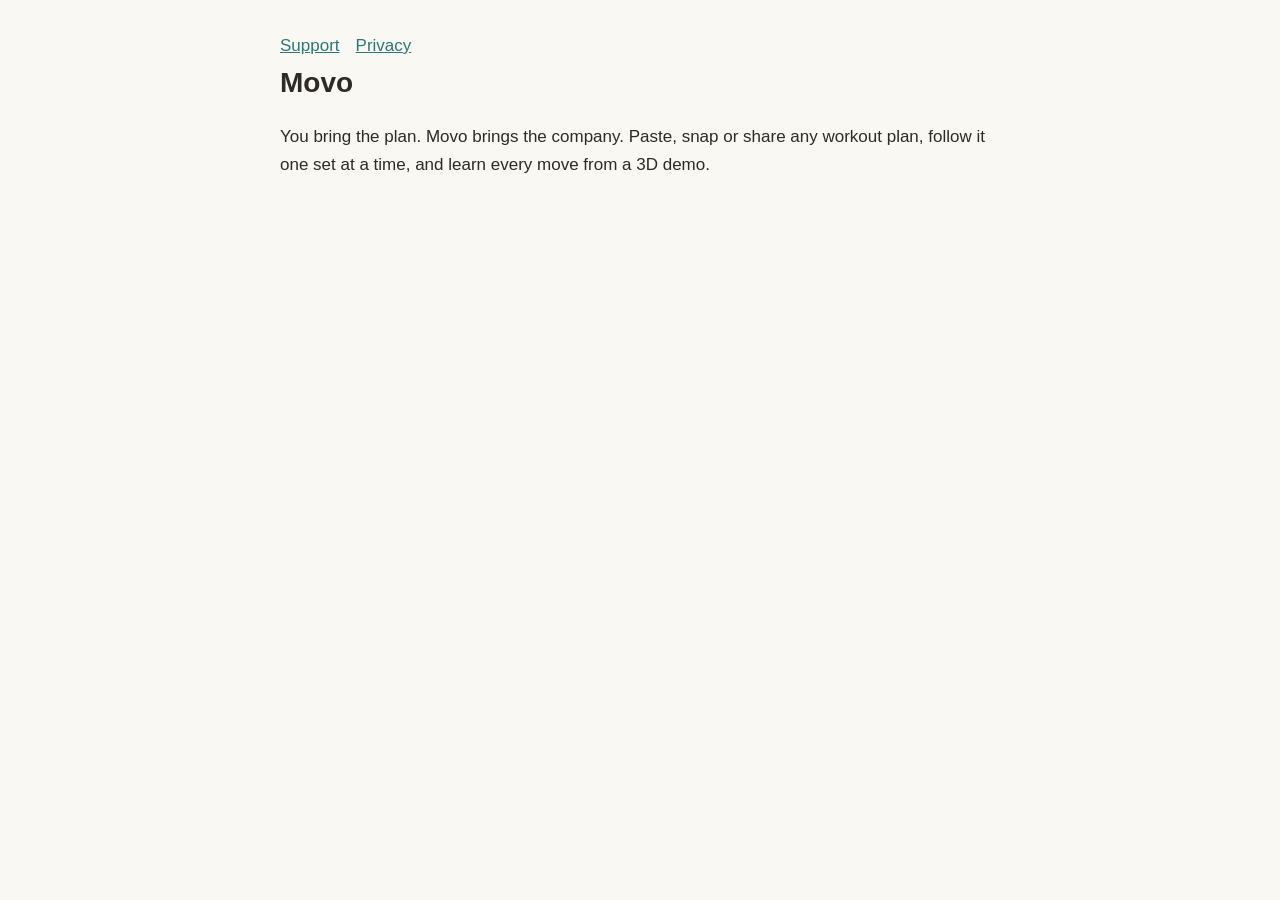
<file: index.html>
<!doctype html><html lang="en"><head><meta charset="utf-8"><meta name="viewport" content="width=device-width,initial-scale=1">
<title>Movo — Workout Plan Buddy</title><link rel="stylesheet" href="style.css"></head><body><main>
<nav><a href="support.html">Support</a><a href="privacy.html">Privacy</a></nav>
<h1>Movo</h1><p>You bring the plan. Movo brings the company. Paste, snap or share any workout plan, follow it one set at a time, and learn every move from a 3D demo.</p>
</main></body></html>
</file>
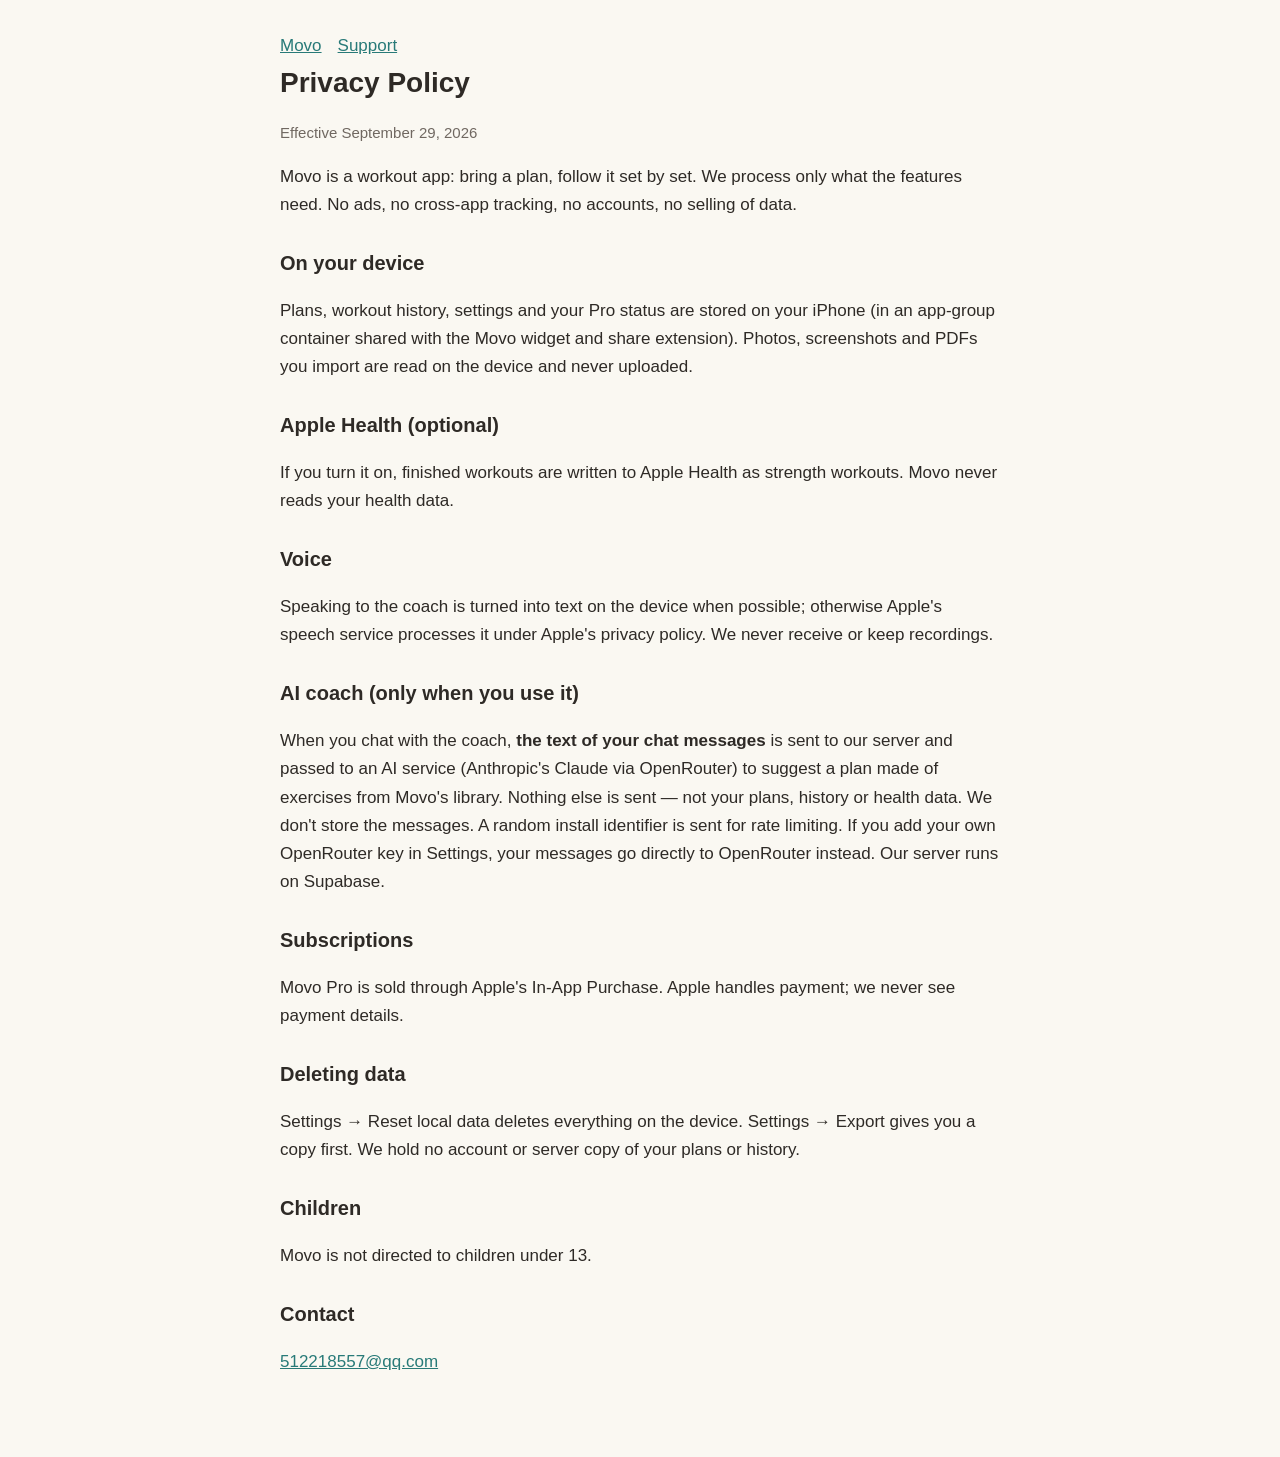
<file: privacy.html>
<!doctype html><html lang="en"><head><meta charset="utf-8"><meta name="viewport" content="width=device-width,initial-scale=1">
<title>Privacy Policy · Movo</title><link rel="stylesheet" href="style.css"></head><body><main>
<nav><a href="index.html">Movo</a><a href="support.html">Support</a></nav>
<h1>Privacy Policy</h1><p class="muted">Effective September 29, 2026</p>
<p>Movo is a workout app: bring a plan, follow it set by set. We process only what the features need. No ads, no cross-app tracking, no accounts, no selling of data.</p>
<h2>On your device</h2><p>Plans, workout history, settings and your Pro status are stored on your iPhone (in an app-group container shared with the Movo widget and share extension). Photos, screenshots and PDFs you import are read on the device and never uploaded.</p>
<h2>Apple Health (optional)</h2><p>If you turn it on, finished workouts are written to Apple Health as strength workouts. Movo never reads your health data.</p>
<h2>Voice</h2><p>Speaking to the coach is turned into text on the device when possible; otherwise Apple's speech service processes it under Apple's privacy policy. We never receive or keep recordings.</p>
<h2>AI coach (only when you use it)</h2><p>When you chat with the coach, <strong>the text of your chat messages</strong> is sent to our server and passed to an AI service (Anthropic's Claude via OpenRouter) to suggest a plan made of exercises from Movo's library. Nothing else is sent — not your plans, history or health data. We don't store the messages. A random install identifier is sent for rate limiting. If you add your own OpenRouter key in Settings, your messages go directly to OpenRouter instead. Our server runs on Supabase.</p>
<h2>Subscriptions</h2><p>Movo Pro is sold through Apple's In-App Purchase. Apple handles payment; we never see payment details.</p>
<h2>Deleting data</h2><p>Settings → Reset local data deletes everything on the device. Settings → Export gives you a copy first. We hold no account or server copy of your plans or history.</p>
<h2>Children</h2><p>Movo is not directed to children under 13.</p>
<h2>Contact</h2><p><a href="mailto:512218557@qq.com">512218557@qq.com</a></p>
</main></body></html>
</file>
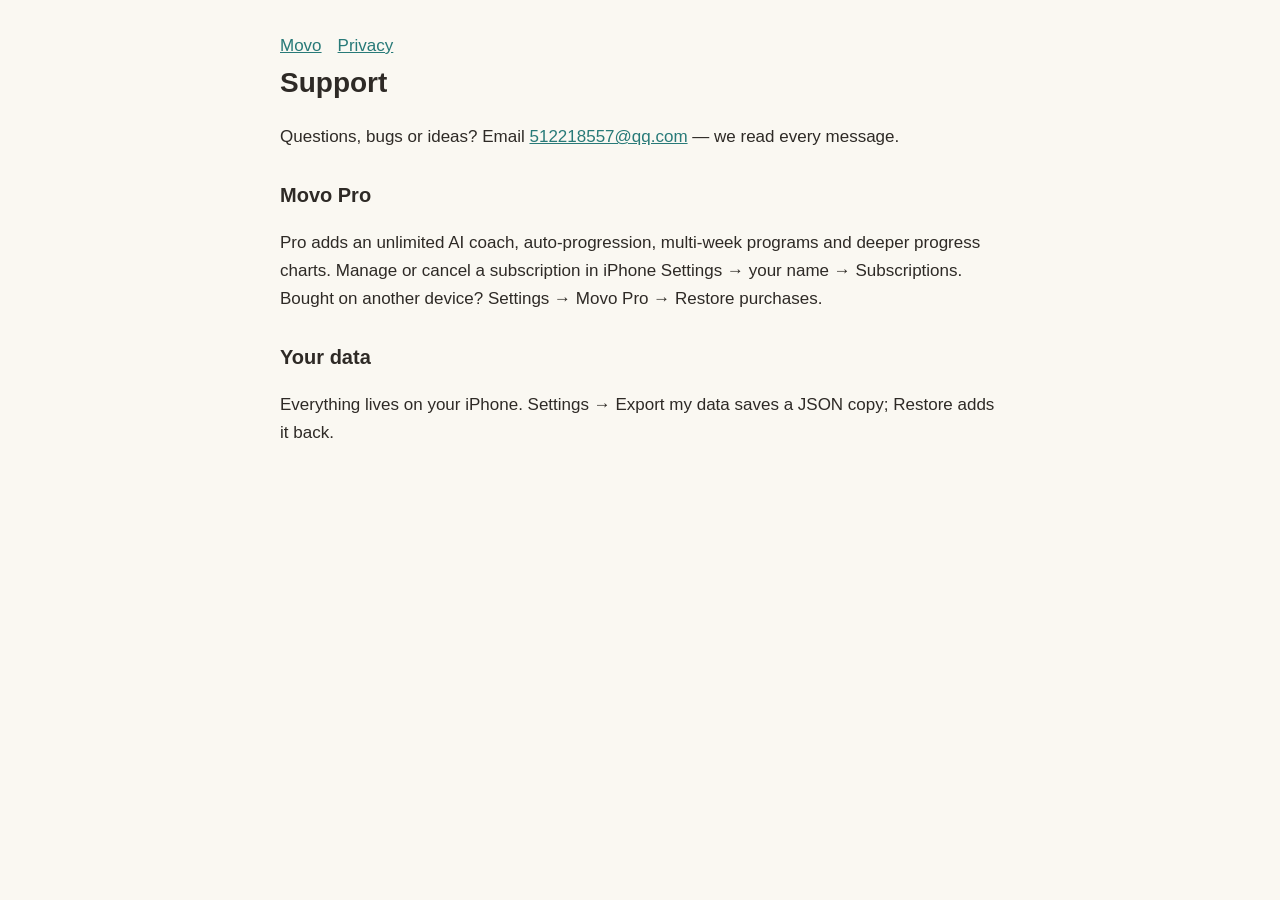
<file: support.html>
<!doctype html><html lang="en"><head><meta charset="utf-8"><meta name="viewport" content="width=device-width,initial-scale=1">
<title>Support · Movo</title><link rel="stylesheet" href="style.css"></head><body><main>
<nav><a href="index.html">Movo</a><a href="privacy.html">Privacy</a></nav>
<h1>Support</h1>
<p>Questions, bugs or ideas? Email <a href="mailto:512218557@qq.com">512218557@qq.com</a> — we read every message.</p>
<h2>Movo Pro</h2><p>Pro adds an unlimited AI coach, auto-progression, multi-week programs and deeper progress charts. Manage or cancel a subscription in iPhone Settings → your name → Subscriptions. Bought on another device? Settings → Movo Pro → Restore purchases.</p>
<h2>Your data</h2><p>Everything lives on your iPhone. Settings → Export my data saves a JSON copy; Restore adds it back.</p>
</main></body></html>
</file>
<file: style.css>
:root{--bg:#FAF8F2;--text:#2E2A26;--muted:#706861;--accent:#287A78;--card:#fff}
@media (prefers-color-scheme: dark){:root{--bg:#242523;--text:#F2F0EA;--muted:#C9CBC3;--accent:#A7DDD0;--card:#30332F}}
body{margin:0;background:var(--bg);color:var(--text);font:17px/1.65 -apple-system,BlinkMacSystemFont,"PingFang SC","Helvetica Neue",sans-serif}
main{max-width:720px;margin:0 auto;padding:32px 16px 64px}
h1{font-size:28px;margin:0 0 4px}h2{font-size:20px;margin:28px 0 8px}
.muted{color:var(--muted);font-size:15px}a{color:var(--accent)}
.card{background:var(--card);border-radius:18px;padding:16px 20px;margin:16px 0}
nav a{margin-right:16px}
</file>
